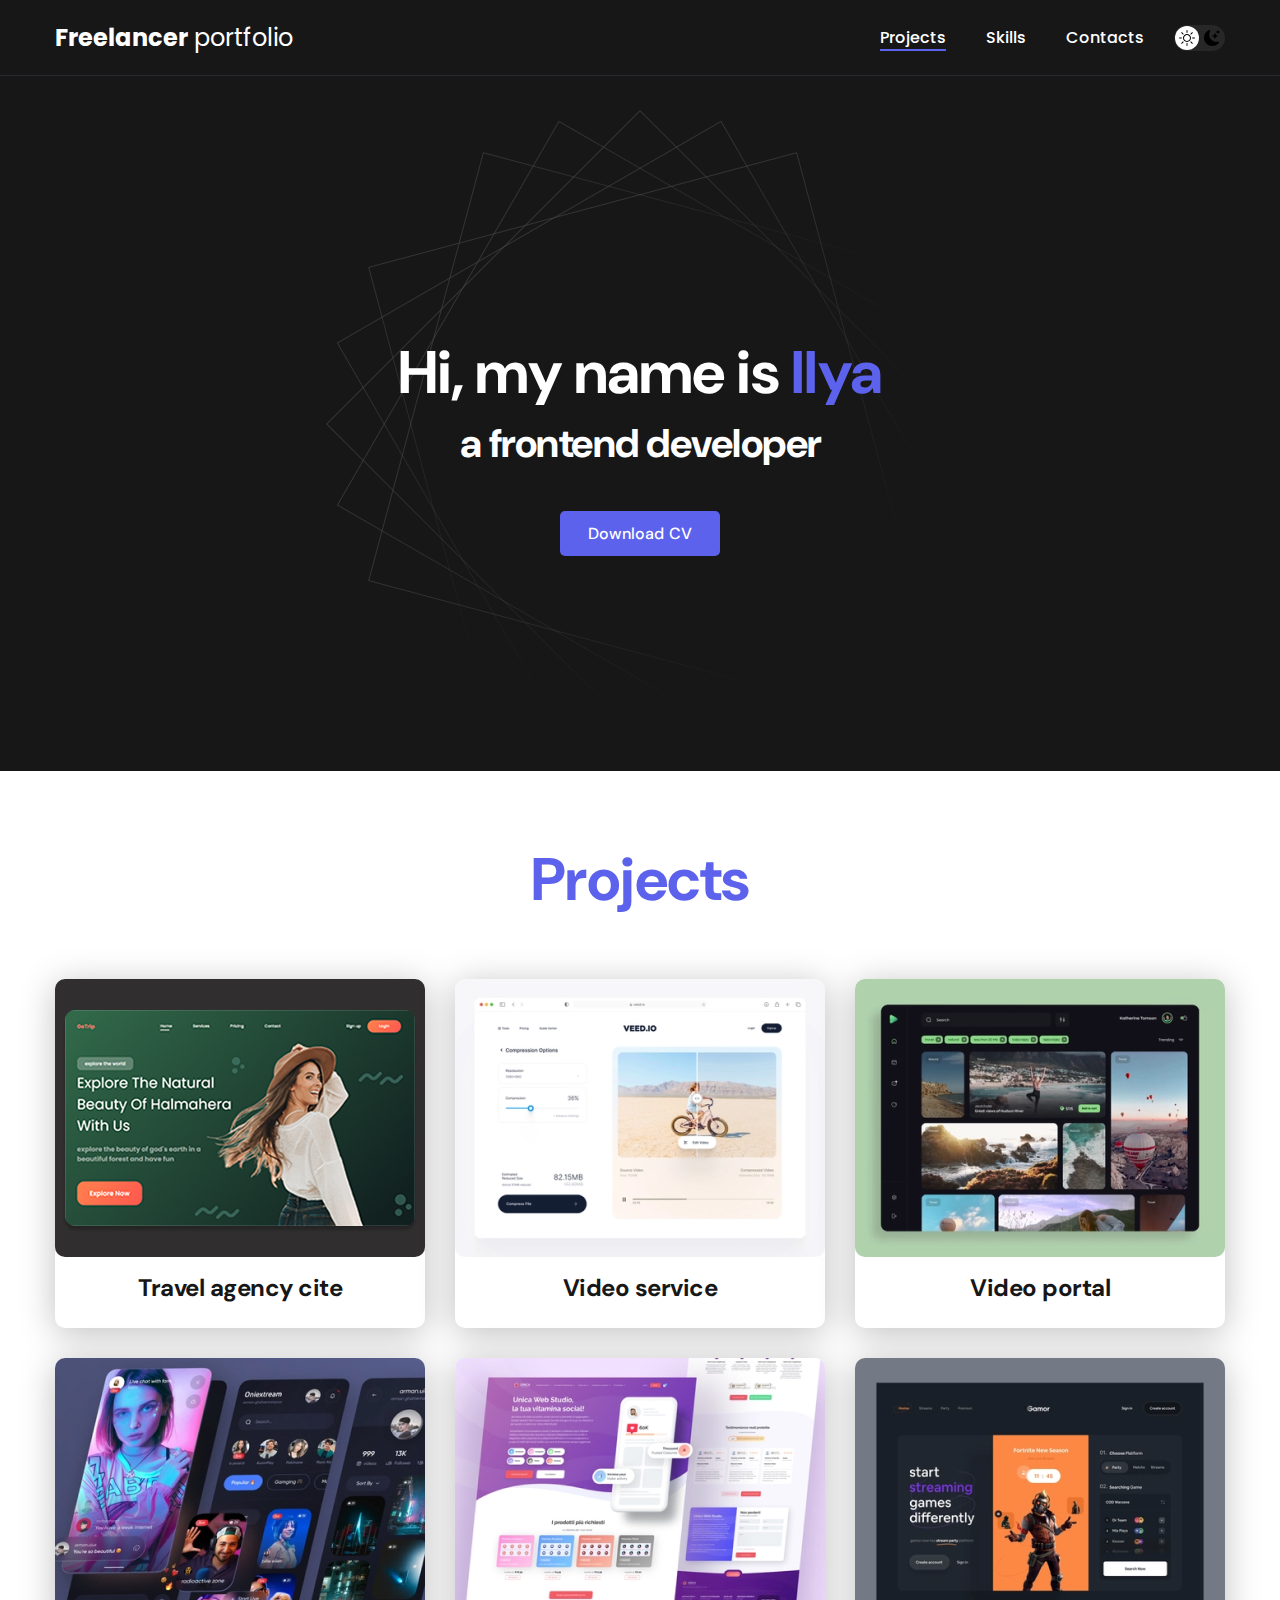
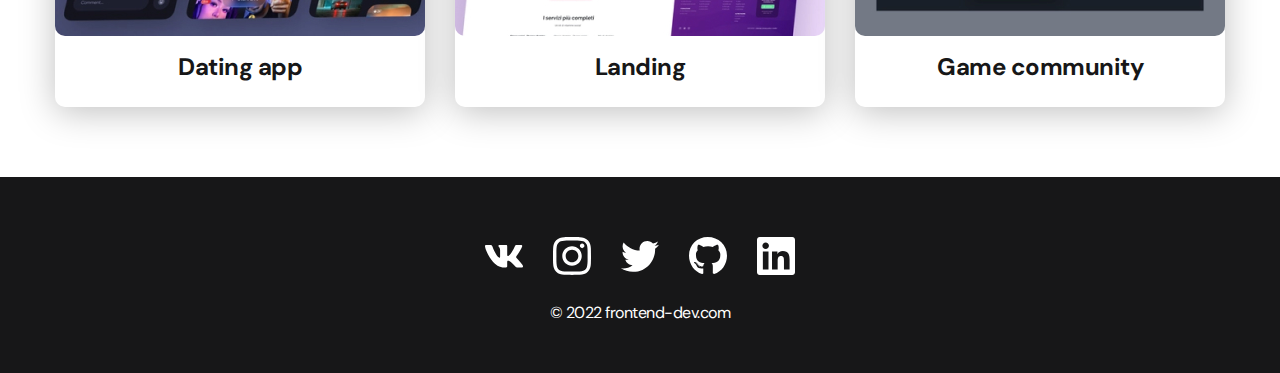
<file: index.html>
<!DOCTYPE html>
<html lang="en">
<head>
    <meta charset="UTF-8">
    <meta http-equiv="X-UA-Compatible" content="IE=edge">
    <meta name="viewport" content="width=device-width, initial-scale=1.0">
    <title>Freelance-portfolio</title>
    <link rel="stylesheet" href="./css/main.css">
</head>
<body>
    <nav class="nav">
        <div class="container"> 
            <div class="nav-row">
                <a href="./index.html" class="logo"><strong>Freelancer</strong> portfolio</a>

                <button class="dark-mode-button">
                    <img src="./img/icons/sun.svg" alt="light mode" class="dark-mode-button__icon">
                    <img src="./img/icons/moon.svg" alt="dark mode" class="dark-mode-button__icon">

                </button>








                <ul class="nav-list">
                    <li class="nav-list__item"><a href = "./index.html" class="nav-list__link nav-list__item--active">Projects</a> </a></li>
                    <li class="nav-list__item"><a href = "./skills.html" class="nav-list__link">Skills</a> </a></li>
                    <li class="nav-list__item"><a href = "./contacts.html" class="nav-list__link">Contacts</a> </a></li>
                </ul>
            </div>
        </div>
    </nav>

    <header class="header">
        <div class="header__wrapper">
            <h1 class="header__title">
                <strong>Hi, my name is <em>Ilya</em></strong><br>
                a frontend developer
            </h1>
            <div class="header__text">
                <p></p>
            </div>
            <a href="#!" class="button">Download CV</a>
        </div>
    </header>
    


    <main class="section ">
        <div class="container">
            <h2 class="title-1">Projects</h2>
            <ul class="projects">

                <li class="project">
                    <a href="./1win/index.html">
                    <img src="./img/projects/01.jpg" alt="project img" class="project__img">
                    <h3 class="project__title">Travel agency cite</h3>
                </a>
                </li>

                <li class="project">
                    <a href="./index copy.html">
                    <img src="./img/projects/02.jpg" alt="project img" class="project__img">
                    <h3 class="project__title">Video service</h3>
                </a>
                </li>

                <li class="project">
                    <a href="./index copy.html">
                    <img src="./img/projects/03.jpg" alt="project img" class="project__img">
                    <h3 class="project__title">Video portal</h3>
                </a>
                </li>

                <li class="project">
                    <a href="./index copy.html">
                    <img src="./img/projects/04.jpg" alt="project img" class="project__img">
                    <h3 class="project__title">Dating app</h3>
                </a>
                </li>

                <li class="project">
                    <a href="./index copy.html">
                    <img src="./img/projects/05.jpg" alt="project img" class="project__img">
                    <h3 class="project__title">Landing</h3>
                </a>
                </li>

                <li class="project">
                    <a href="./index copy.html"> <img src="./img/projects/06.jpg" alt="project img" class="project__img">
                    <h3 class="project__title">Game community</h3>
                </a>
                </li>
                   
            </ul>
        </div>


    </main>

    <footer class="footer">
        <div class="container">
            <div class="footer__wrapper">
            
             <ul class="social">
                
                 <li class="social-item"> <a href="#!"> <img src="./img/icons/vk.svg" alt="link"></a> </li>
                 <li class="social-item"> <a href="#!"> <img src="./img/icons/instagram.svg" alt="link"></a></li>
                 <li class="social-item"><a href="#!"> <img src="./img/icons/twitter.svg" alt="link"></a></li>
                 <li class="social-item"><a href="#!"> <img src="./img//icons/gitHub.svg" alt="link"></a></li>
                 <li class="social-item"><a href="#!"> <img src="./img/icons/linkedIn.svg" alt="link"></a></li>

               </ul>

            <div class="copyright">
                <p>© 2022 frontend-dev.com</p>
            </div>
               
            
        </div>
     </div>
    </footer>
    <script src="./js/main.js"></script>
</body>
</html>
</file>
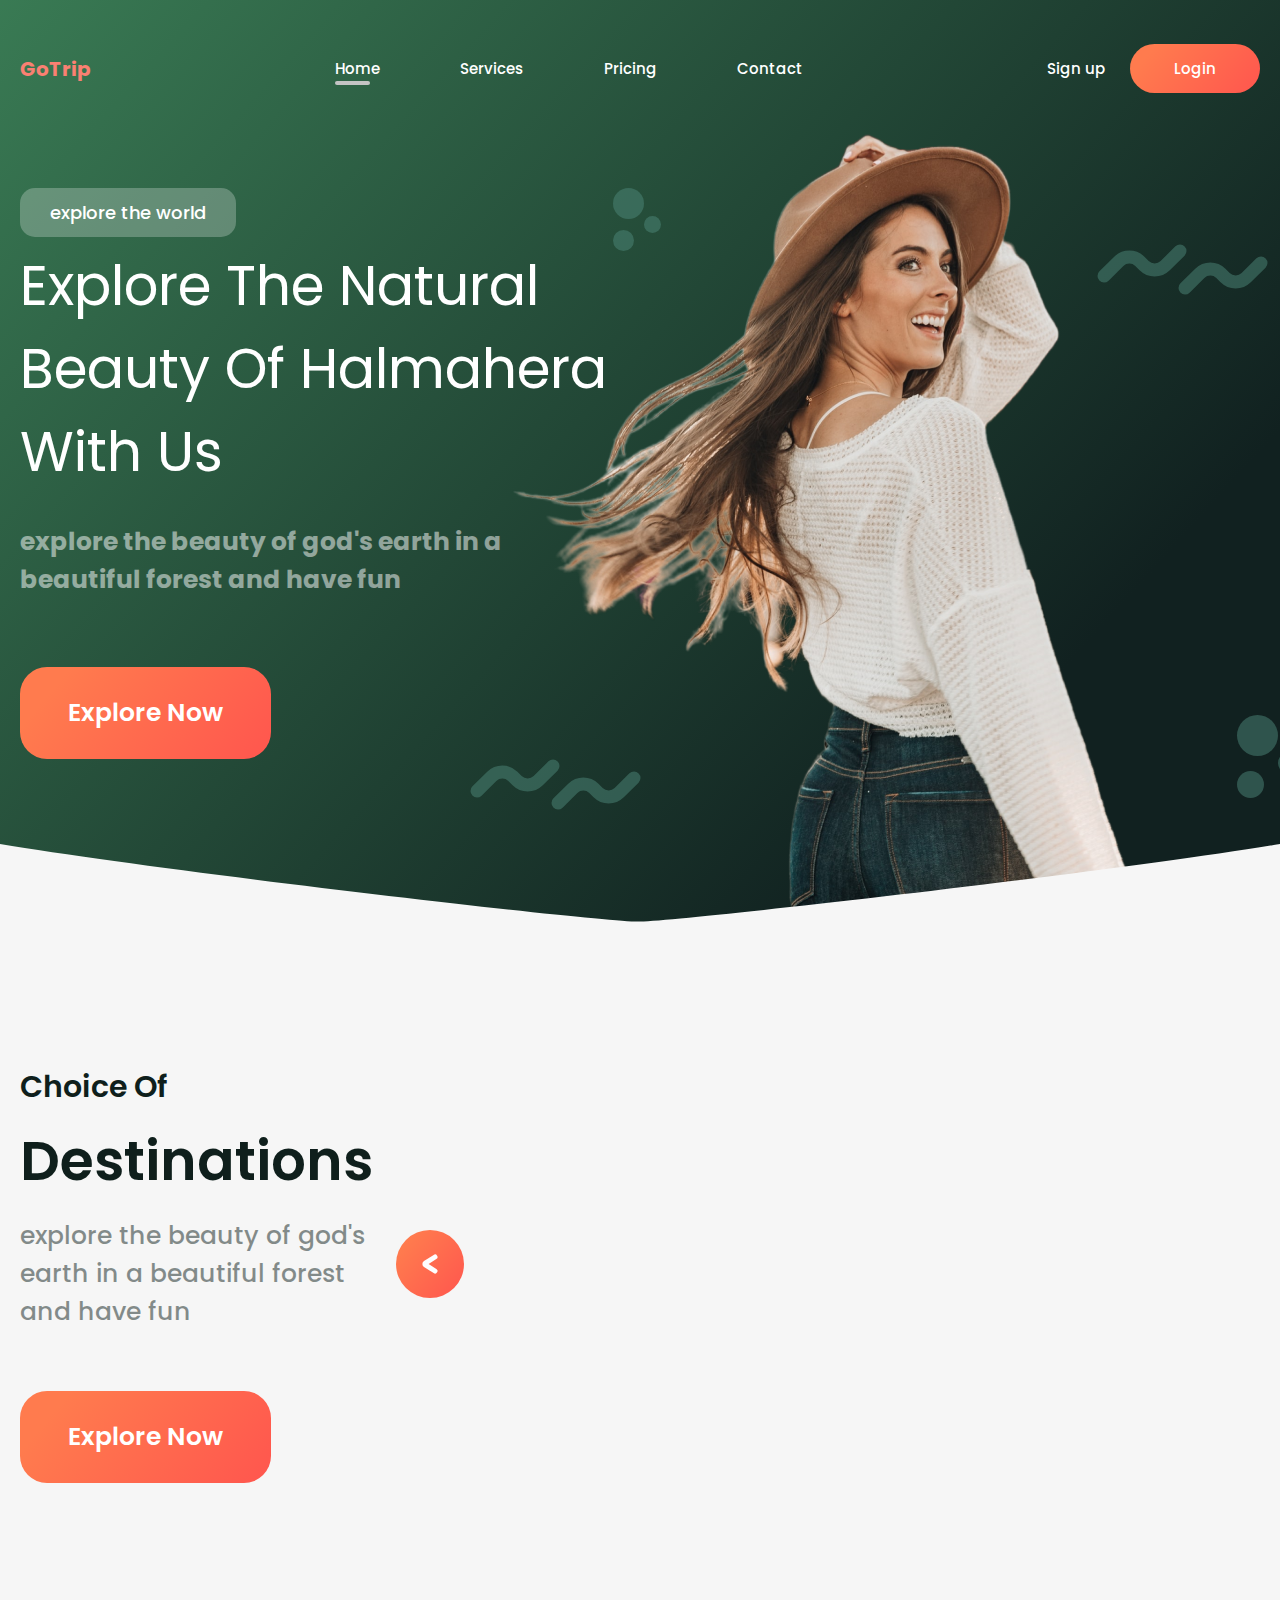
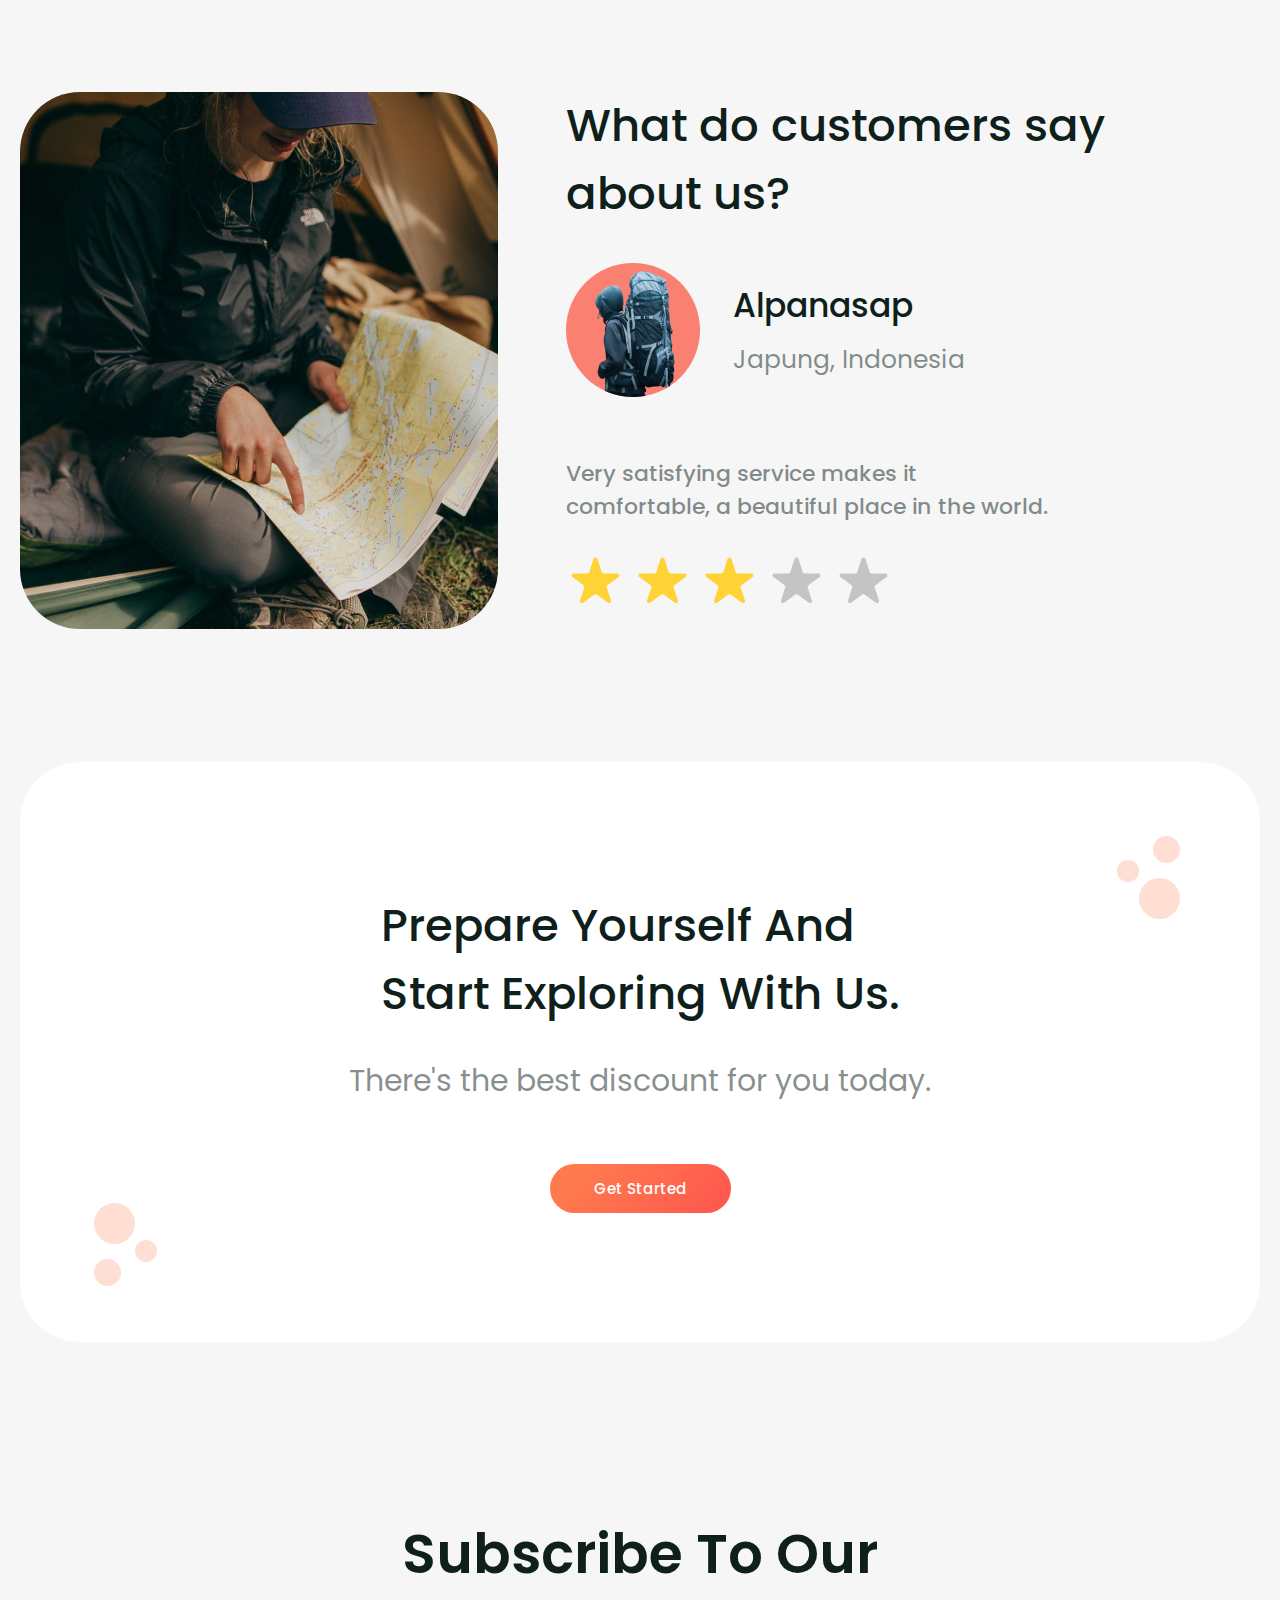
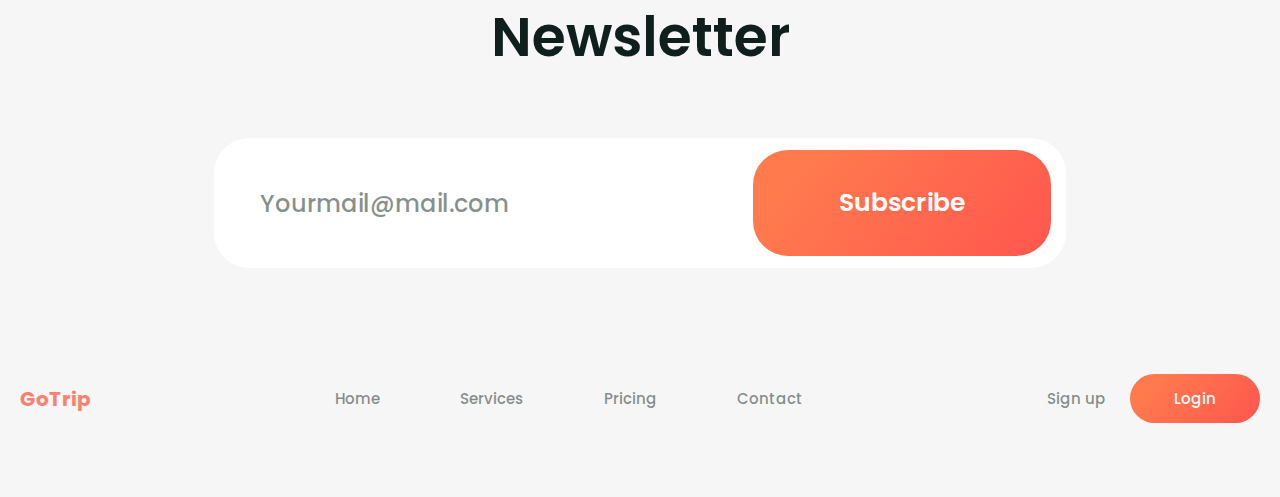
<file: 1win/index.html>
<!DOCTYPE html>
<html lang="en">
  <head>
    <meta charset="UTF-8" />
    <meta http-equiv="X-UA-Compatible" content="IE=edge" />
    <meta name="viewport" content="width=device-width, initial-scale=1.0" />
    <title>Travel project</title>
    <link rel="stylesheet" href="./styles/main.css" />
    <link
      rel="stylesheet"
      href="https://cdnjs.cloudflare.com/ajax/libs/OwlCarousel2/2.3.4/assets/owl.carousel.min.css"
      integrity="sha512-tS3S5qG0BlhnQROyJXvNjeEM4UpMXHrQfTGmbQ1gKmelCxlSEBUaxhRBj/EFTzpbP4RVSrpEikbmdJobCvhE3g=="
      crossorigin="anonymous"
      referrerpolicy="no-referrer"
    />
    <link
      rel="stylesheet"
      href="https://cdnjs.cloudflare.com/ajax/libs/OwlCarousel2/2.3.4/assets/owl.theme.default.css"
      integrity="sha512-OTcub78R3msOCtY3Tc6FzeDJ8N9qvQn1Ph49ou13xgA9VsH9+LRxoFU6EqLhW4+PKRfU+/HReXmSZXHEkpYoOA=="
      crossorigin="anonymous"
      referrerpolicy="no-referrer"
    />
  </head>
  <body>
    <header class="header">
      <div class="container">
        <div class="header__top">
          <nav class="nav nav--mobile">
            <div class="nav__logo">
              <h2 class="logo"><a href="#!">GoTrip</a></h2>
            </div>
            <ul class="nav__list">
              <li><a href="#!" class="active">Home</a></li>
              <li><a href="#!">Services</a></li>
              <li><a href="#!">Pricing</a></li>
              <li><a href="#!">Contact</a></li>
            </ul>

            <ul class="nav__login">
              <li><a href="#!">Sign up</a></li>
              <li><a href="#!" class="btn btn--login">Login</a></li>
            </ul>
            <button type= "button" class="nav__toggle">
              <div class="menu-icon-wrapper">
              <div class="menu-icon"></div>
            </div>
          </button>
          </nav>
        </div>

        <div class="header__row">
          <div class="header__content">
            <div class="header__badge">explore the world</div>
            <h1 class="header__title">
              Explore The Natural Beauty Of Halmahera With Us
            </h1>
            <div class="header__text">
              <p>
                explore the beauty of god's earth in a beautiful forest and have
                fun
              </p>
            </div>
            <a href="#!" class="header__btn btn--header">Explore Now</a>
          </div>

          <div class="header__img">
            <img src="./img/header/girl.png" alt="Img" />
          </div>
        </div>
      </div>
    </header>

    <main>
      <section class="destinations">
        <div class="container-right">
          <div class="destinations__row">
            <div class="destinations__content">
              <h2 class="destinations__title">
                <span>Choice Of</span>
                Destinations
              </h2>
              <div class="destinations__text">
                <p>
                  explore the beauty of god's earth in a beautiful forest and
                  have fun
                </p>
              </div>
              <a href="#!" class="destinations__btn">Explore Now</a>
            </div>
            <div class="destinations__slider">
              <div class="slider">
                <div class="owl-carousel">
                  <img class="slider__item" src="./img/slider/01.jpg" alt="" />
                  <img class="slider__item" src="./img/slider/02.jpg" alt="" />
                  <img class="slider__item" src="./img/slider/03.jpg" alt="" />
                </div>
                <button class="slider__btn slider__btn--prev">
                  <img src="./img/slider/arrowleft.svg" alt="" />
                </button>
                <button class="slider__btn slider__btn--next">
                  <img src="./img/slider/arrowright.svg" alt="" />
                </button>
              </div>
            </div>
          </div>
        </div>
      </section>

      <section class="customers">
        <div class="container">
          <div class="customers__row">
            <div class="customers__img">
              <img src="./img/customers/customers.jpg" alt="Customer" />
            </div>
            <div class="customers__content">
              <h2 class="customers__title">What do customers say <br> about us?</h2>
              <div class="review">
                <div class="review__client">
                  <div class="review__client-avatar">
                    <img src="./img/customers/avatar.png" alt="ava" />
                  </div>
                  <div class="review__client-desc">
                    <h3 class="review__client-desc-name">Alpanasap</h3>
                    <p class="review__client-desc-country">Japung, Indonesia</p>
                  </div>
                </div>
                <div class="review__text">
                  <p>
                    Very satisfying service makes it comfortable, a beautiful
                    place in the world.
                  </p>
                </div>
                <div class="review__rating">
                  <img src="./img/customers/stars-rating.svg" alt="rating" />
                </div>
              </div>
            </div>
          </div>
        </div>
      </section>

      <section class="">
        <div class="container">
          <div class="cta__plate">
            <h2 class="cta__title">
              Prepare Yourself And <br />
              Start Exploring With Us.
            </h2>
            <div class="cta_text">
              <p>There's the best discount for you today.</p>
            </div>
            <a href="#!" class="btn">Get Started</a>
          </div>
        </div>
      </section>

      <section class="subscribe">
        <div class="container">
          <div class="subscribe__content">
            <h2 class="subscribe__title">Subscribe To Our Newsletter</h2>
            <form class="subscribe-form">
              <input
                type="email"
                class="subscribe-form__input"
                placeholder="Yourmail@mail.com"
              />
              <button class="subscribe-form__btn">Subscribe</button>
            </form>
          </div>
        </div>
      </section>
    </main>
    <footer class="footer">
      <div class="container">
        <nav class="nav">
          <div class="nav__logo">
            <h2 class="logo logo--footer"><a href="#!">GoTrip</a></h2>
          </div>
          <ul class="nav__list nav__list--footer">
            <li><a href="#!">Home</a></li>
            <li><a href="#!">Services</a></li>
            <li><a href="#!">Pricing</a></li>
            <li><a href="#!">Contact</a></li>
          </ul>

          <ul class="nav__login">
            <li><a href="#!">Sign up</a></li>
            <li><a href="#!" class="btn">Login</a></li>
          </ul>

          
        </nav>

      </div>
    </footer>

    <script
      src="https://cdnjs.cloudflare.com/ajax/libs/jquery/3.6.1/jquery.min.js"
      integrity="sha512-aVKKRRi/Q/YV+4mjoKBsE4x3H+BkegoM/em46NNlCqNTmUYADjBbeNefNxYV7giUp0VxICtqdrbqU7iVaeZNXA=="
      crossorigin="anonymous"
      referrerpolicy="no-referrer"
    ></script>
    <script
      src="https://cdnjs.cloudflare.com/ajax/libs/OwlCarousel2/2.3.4/owl.carousel.min.js"
      integrity="sha512-bPs7Ae6pVvhOSiIcyUClR7/q2OAsRiovw4vAkX+zJbw3ShAeeqezq50RIIcIURq7Oa20rW2n2q+fyXBNcU9lrw=="
      crossorigin="anonymous"
      referrerpolicy="no-referrer"
    ></script>

    <script src="./js/main.js"></script>
  </body>
</html>
</file>
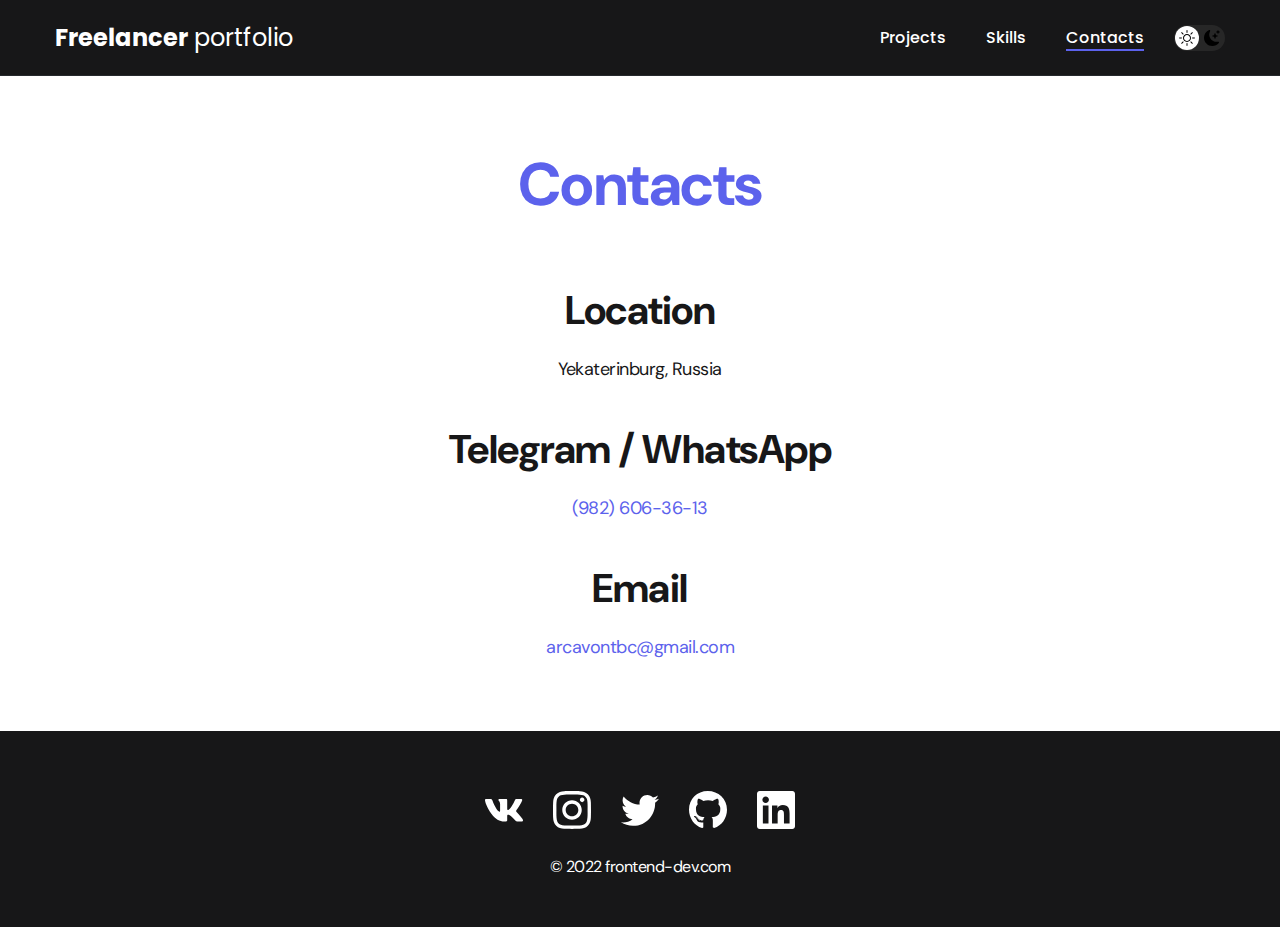
<file: contacts.html>
<!DOCTYPE html>
<html lang="en">
<head>
    <meta charset="UTF-8">
    <meta http-equiv="X-UA-Compatible" content="IE=edge">
    <meta name="viewport" content="width=device-width, initial-scale=1.0">
    <title>Freelance-portfolio</title>
    <link rel="stylesheet" href="./css/main.css">
</head>
<body>
    <nav class="nav">
        <div class="container"> 
            <div class="nav-row">
                <a href="./index.html" class="logo"><strong>Freelancer</strong> portfolio</a>
                <button class="dark-mode-button">
                    <img src="./img/icons/sun.svg" alt="light mode" class="dark-mode-button__icon">
                    <img src="./img/icons/moon.svg" alt="dark mode" class="dark-mode-button__icon">

                </button>
                <ul class="nav-list">
                    <li class="nav-list__item"><a href = "./index.html" class="nav-list__link ">Projects </a> </a></li>
                    <li class="nav-list__item"><a href = "./skills.html" class="nav-list__link ">Skills </a> </a></li>
                    <li class="nav-list__item"><a href = "./contacts.html" class="nav-list__link nav-list__item--active ">Contacts </a> </a></li>
                </ul>
            </div>
        </div>
    </nav>
    


    <main class="section ">
        <div class="container">
                     <h1 class="title-1">Contacts</h1>

                    <ul class="content-list">
                      <li class="content-list__item">
                         <h2 class="title-2">Location </h2>
                         <p>Yekaterinburg, Russia</p>
                     </li>

                    <li class="content-list__item">
                         <h2 class="title-2">Telegram / WhatsApp </h2>
                         <p><a href="tel: +79826063613"> (982) 606-36-13</a></p>
                    </li>
                    <li class="content-list__item">
                        <h2 class="title-2">Email </h2>
                        <p><a href="arcavontbc@gmail.com"> arcavontbc@gmail.com</a></p>
                   </li>
                </ul>
            
</div>


    </main>

    <footer class="footer">
        <div class="container">
            <div class="footer__wrapper">
            
             <ul class="social">
                
                 <li class="social-item"> <a href="./project-page.html"> <img src="./img/icons/vk.svg" alt="link"></a> </li>
                 <li class="social-item"> <a href="./project-page.html"> <img src="./img/icons/instagram.svg" alt="link"></a></li>
                 <li class="social-item"><a href="./project-page.html"> <img src="./img/icons/twitter.svg" alt="link"></a></li>
                 <li class="social-item"><a href="#!"> <img src="./img//icons/gitHub.svg" alt="link"></a></li>
                 <li class="social-item"><a href="#!"> <img src="./img/icons/linkedIn.svg" alt="link"></a></li>

               </ul>

            <div class="copyright">
                <p>© 2022 frontend-dev.com</p>
            </div>
               
            
        </div>
     </div>
    </footer>
    <script src="./js/main.js"></script>
</body>
</html>
</file>
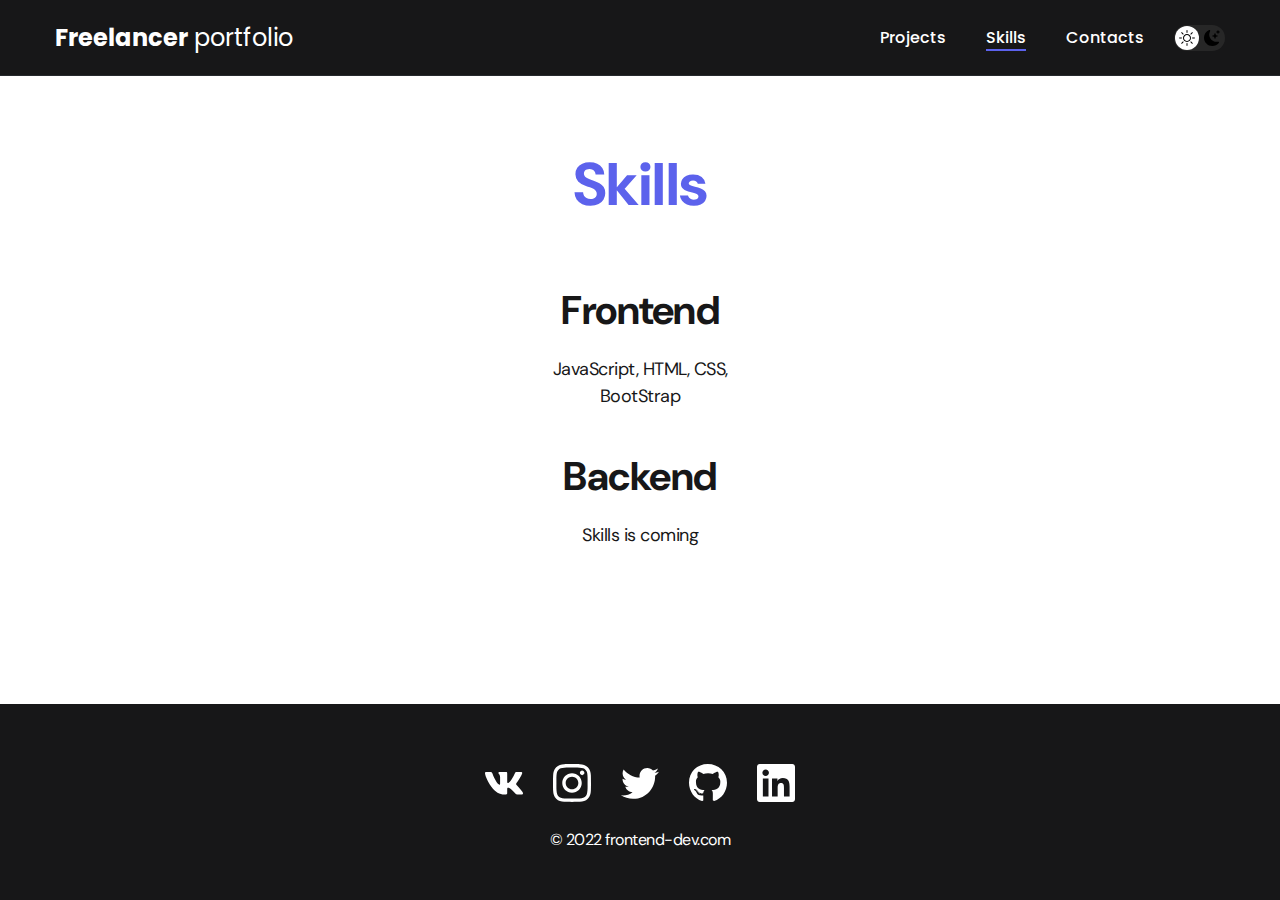
<file: skills.html>
<!DOCTYPE html>
<html lang="en">
<head>
    <meta charset="UTF-8">
    <meta http-equiv="X-UA-Compatible" content="IE=edge">
    <meta name="viewport" content="width=device-width, initial-scale=1.0">
    <title>Freelance-portfolio</title>
    <link rel="stylesheet" href="./css/main.css">
</head>
<body>
    
    <nav class="nav">
        <div class="container"> 
            <div class="nav-row">
                <a href="./index.html" class="logo"><strong>Freelancer</strong> portfolio</a>
                <button class="dark-mode-button">
                    <img src="./img/icons/sun.svg" alt="light mode" class="dark-mode-button__icon">
                    <img src="./img/icons/moon.svg" alt="dark mode" class="dark-mode-button__icon">

                </button>
                <ul class="nav-list">
                    <li class="nav-list__item"><a href = "./index.html" class="nav-list__link ">Projects </a> </a></li>
                    <li class="nav-list__item"><a href = "./skills.html" class="nav-list__link nav-list__item--active">Skills </a> </a></li>
                    <li class="nav-list__item"><a href = "./contacts.html" class="nav-list__link">Contacts </a> </a></li>
                </ul>
            </div>
        </div>
    </nav>
    


    <main class="section ">
        <div class="container">
                     <h1 class="title-1">Skills</h1>

                    <ul class="content-list">
                      <li class="content-list__item">
                         <h2 class="title-2">Frontend </h2>
                         <p>JavaScript, HTML, CSS, <br> BootStrap</p>
                     </li>

                    <li class="content-list__item">
                         <h2 class="title-2">Backend </h2>
                         <p>Skills is coming</p>
                    </li>
                </ul>

                

         

          
</div>


    </main>

    <footer class="footer">
        <div class="container">
            <div class="footer__wrapper">
            
             <ul class="social">
                
                 <li class="social-item"> <a href="./project-page.html"> <img src="./img/icons/vk.svg" alt="link"></a> </li>
                 <li class="social-item"> <a href="./project-page.html"> <img src="./img/icons/instagram.svg" alt="link"></a></li>
                 <li class="social-item"><a href="./project-page.html"> <img src="./img/icons/twitter.svg" alt="link"></a></li>
                 <li class="social-item"><a href="#!"> <img src="./img//icons/gitHub.svg" alt="link"></a></li>
                 <li class="social-item"><a href="#!"> <img src="./img/icons/linkedIn.svg" alt="link"></a></li>

               </ul>

            <div class="copyright">
                <p>© 2022 frontend-dev.com</p>
            </div>
               
            
        </div>
     </div>
    </footer>
    <script src="./js/main.js"></script>
</body>
</html>
</file>
<file: css/main.css>
@import "./reset.css";
@import url('https://fonts.googleapis.com/css2?family=DM+Sans:wght@400;500;700&family=Poppins:wght@400;500;700&display=swap');

/*
font-family: 'DM Sans', sans-serif;
font-family: 'Poppins', sans-serif;
*/

:root {
    --blackpure: #000;
    --black: #171718;
    --black-border: #26292D;
    --white: #fff;
    --purple: #5C62EC;

    --text-color: var(--black);

    --dark-bg: var(--black);
    --dark-border: var(--black-border);
    --header-text: var(--white);
    --accent: var(--purple);

    /* Light mode */
    --page-bg: var(--white);
    --text-color: var(--black);

    --title-1: var(--accent);

    --project-card-bg: var(--white);
    --project-card-text: var(--black);
    --box-shadow: 0px 5px 35px rgba(0, 0, 0, 0.25);
}

.dark {
     /* Dark mode */
    --page-bg: #252526;
    --text-color: var(--white);

    --title-1: var(--white);

    --project-card-bg: var(--black);
    --project-card-text: var(--white);
    --box-shadow: 0px 5px 35px rgba(0, 0, 0, 0.8);
}

html, body {
    display: flex;
    flex-direction: column;
    min-height: 100vh;

    font-family: 'DM Sans', sans-serif;
    letter-spacing: -0.5px;

    /* Light mode */
    background-color: var(--page-bg);
    color: var(--text-color);
    
}




/* NAV */

.nav {
padding: 20px 0;
border-bottom: 1px solid var(--dark-border);    
background-color: var(--dark-bg);
color: var(--header-text) ; 
letter-spacing:  normal;
}

.container{
    margin: 0 auto;
    padding: 0 15px;
    max-width: 1200px;
}
.none{
    display: none !important;
}


.nav-row{
    display: flex;
    justify-content: flex-end;
    align-items: center;
    column-gap: 30px;
    row-gap: 20px;
    flex-wrap: wrap;
}

.logo{
    margin-right: auto;
    color: var(--header-text);
    font-size: 24px;
    font-family: 'Poppins', sans-serif;
}
.logo strong{
    font-weight: 700;
}
.nav-list{
    display: flex;
    align-items: center;
    column-gap: 40px;
    row-gap: 10px;
    font-size: 16px;
    font-weight: 500;
    font-family: 'Poppins', sans-serif;
}

.nav-list__link{
    color: var(--header-text);
    transition: opacity 0.2s ease-in;
}
.nav-list__link:hover{
   opacity: 0.8;
    
}

.nav-list__item--active{
    position: relative;
}

.nav-list__item--active::before{
    content: "";

    position: absolute;
    left: 0;
    top: 100%;
    
    display: block;
    height: 2px;
    width: 100%;
    background-color: var(--accent);

}
/** dark mode btn **/
.dark-mode-button {
    order: 9;
    position: relative;
    display: flex;
    justify-content: space-between;
    width: 51px;
    height: 26px;
    background-color: #272727;
    border-radius: 50px;
    padding: 5px;
}
.dark-mode-button::before {
    position: absolute;
    top: 1px;
    left: 1px;
    content:"";
    display: block;
    width: 24px;
    height: 24px;
    border-radius: 50%;
    background-color: white;

    transition: left 0.2s ease-in;
}
.dark-mode-button--active::before{
    left: 26px;
}
.dark-mode-button__icon {
    position: relative;
    z-index: 9;
}

/* header */


.header {
    min-height: 695px;
    padding: 40px 0 0 ;

    background-color: var(--dark-bg);
    color: var(--header-text);
    background-image: url('/img/header-bg.png');
    background-repeat: no-repeat;
    background-size: auto;
    background-position: center;
    

    display: flex;
    justify-content: center;
    align-items: center;
    text-align: center;
}

  
.header__wrapper{
    max-width: 660px;
    padding: 0 15px;

}

.header__title{
    font-size: 40px;
    font-weight: 700;
    line-height: 1.4;
    margin-bottom: 20px;
}
.header__title strong {
    font-size: 60px;
    font-weight: 700;
}
.header__title em{
    font-style: normal;
    color: var(--accent) ;
}

.header__text{
    margin-bottom: 40px;
    font-size: 18px;
    line-height: 1.333;
		}    

.header__text p + p {
margin-top: 0.5em;
}

/**************************************  BUTTON ************************************/
.button {
    display: inline-block;
    height: 48;
    padding: 12px 28px;

    border-radius: 5px;
    background-color: var(--accent);
    color: var(--white);
    letter-spacing: 0.15px;
    font-size: 16px;
    font-weight: 500;
    transition: opacity 0.2s ease-in;

}

.button:hover{
    opacity: 0.8;
}

.button:active{
    position: relative;
    top: 1px;
}
.button-outline{
    height: 48px;
    padding: 12px 20px;
    border-radius: 5px;
    transition: opacity 0.2s ease-in;

    border: 1px solid black;
    background-color: var(--white);
    color: var(--black);

    display: flex;
    column-gap: 10px;
    align-items: center;

    font-family: 'DM Sans';
    font-style: normal;

    

}

.button-outline:hover{
    opacity: 0.5;

}
.button-outline:active{
    position: relative;
    top: 1px;

}



/******************************************************************** GENERAL ******************************************/

.title-1 {
    margin-bottom: 60px;
    font-size: 60px;
    font-weight: 700;
    line-height: 1.3;
    color: var(--title-1);
    text-align: center;


}
.section {
    padding: 70px 0;
}




/******************************************************************************* projects block *********************************************/



.projects {
    display: flex;
    justify-content: center;
    flex-wrap: wrap;
    column-gap: 30px;
    row-gap: 30px;
}
.project {
    max-width: 370px;
    background-color: var(--project-card-bg);
    box-shadow: var(--box-shadow);
    border-radius: 10px;



}
.project__img {
    width: 370px;
    height: 278px;
    border-radius: 10px;
}
.project__title {
    padding: 15px 20px 25px;
    font-weight: 700;
    font-size: 24px;
    line-height: 1.3;
    text-align: center;
    color: var(--project-card-text);

}

/* 8******************** project details **************/
.project-details {
    max-width: 865px;
    margin: 0 auto;

    display: flex;
    flex-direction: column;
    align-items: center;


}
.title-1 {
}

.project-details__cover {
    max-width: 100%;
    margin-bottom: 40px;
    filter: drop-shadow(0px 5px 35px rgba(0, 0, 0, 0.25));
    border-radius: 10px;

    text-align: center;

}
.project-details__desc {
    margin-bottom: 30px;

    font-weight: 700;
    font-size: 24px;
    line-height: 1.3;
}

/** content list skills **/
.title-2 {
    font-size: 40px;
    line-height: 1.3;
    margin-bottom: 20px;
    font-weight: 700;
}

.content-list {
    margin: 0 auto;
    min-width: 570px;
    display: flex;
    flex-direction: column;
    align-items: center;
    text-align: center;
    row-gap: 40px;

}
.content-list__item {
    font-size: 18px;
    line-height: 1.5;
}
.content-list__item p + p{
    margin-top: 0.5em;
}
.content-list a{
    color: var(--accent);
}


/******************* footer ****************/

.footer {
    margin-top: auto;
    padding: 60px 0 50px;
    background-color: var(--dark-bg);
    color: var(--header-text);

}
.footer__wrapper{
    display: flex;
    flex-direction: column;
    align-items: center;
    row-gap: 27px;
}
.social {
    display: flex;
    column-gap: 30px;
    align-items: center;
}
.social-item {
}
.copyright{
    font-size: 16px;
}
.copyright p + p {
    margin-top: 0.5em;
}

@media (max-width: 620px) {

    .header {min-height: unset;
    }
    .header__title{ 
        font-size: 30px;
    }
    .header__title strong {
        font-size: 40px;
    }
    /*** nav **/

.nav-row {
    justify-content: space-between;
}
.dark-mode-button{
    order: 0;
}




.section{
        padding: 40px 0;
    }
.title-1{
        margin-bottom: 30px;
        font-size: 40px;
  }
  .title-2{
    margin-bottom: 30px;
    font-size: 30px;
  }
  .project__title{
    font-size: 22px;
  }
  .content-list{
    row-gap: 20px;
  }
  .content-list__item{
    font-size: 16px;
  }
  .project-details__desc{
    font-size: 20px;
    margin-bottom: 20px;
  }
  .footer{
    padding: 40px 0 30px;
  }
  .footer__wrapper{
    row-gap: 20px;
  }
  .social{
    column-gap: 20px;
  }
  .social-item{
    width: 28px;
  }
  .button{
    margin-bottom: 50px;
  }    
}
</file>
<file: 1win/styles/main.css>
@import "./reset.css";
@import url("https://fonts.googleapis.com/css2?family=Poppins:wght@400;500;600;700&display=swap");

:root {
  --container-width: 1270px; /*ЗАДАЛИ ШИРИНУ КОНТЕНТА, ОНА РАВНА ШИРИНЕ ШАПКИ*/
  --container-paddind: 15px;
  --secondary: rgba(15, 31, 28, 0.5);
}
a{
  color: white;
}

body {
  font-family: "Poppins", sans-serif;
  background-color: #f6f6f6;
  color: #0f1f1c;
}
.none {
  display: none !important;
}
.container {
  max-width: var(--container-width);
  padding: 0 var(--container-paddind);
  margin: 0 auto; /*ИСПОЛЬЗУЕТСЯ ДЛЯ ТОГО, ЧТОБЫ КОНТЕЙНЕР РАСПОЛАГАЛСЯ ПО СЕРЕДИНЕ */
  
}
.block {
  height: 200px;
  width: 1270;
  background-color: green;
}

.container-right {
  padding-left: calc(
    (100% - var(--container-width)) / 2 + var(--container-paddind)
  ); /* ИСПОЛЬЗУЕТСЯ ДЛЯ ТОГО ЧТОБЫ ЗАДАТЬ ПАДДИНГ С ОДНОЙ СТОРОНЫ */
}
/* HEADER */
.header {
  position: relative;
  min-height: 940px; /*РАВНА ВЫСОТЕ БЛОКА ИЗ МАКЕТА*/
  padding-top: 44px;
  background: linear-gradient(132.05deg, #428e5f -17.38%, #112120 78.4%),
    #204434;
  color: #fff;
  /* СКРЫЛ ВЫПАДЕНИЕ КАРТИНКИ ДЕВУЩКИ ЗА КРАЙ ХЭДЭРА */
  overflow: hidden;
}
.header a {
  color: #fff;
}
.header::after {
  content: "";
  position: absolute;
  left: 0;
  bottom: 0;
  width: 100%;
  height: 96px;

  background-image: url(./../img/endhead.svg);
  background-size: 100%;
}
.header__top {
  margin-bottom: 95px;
}
.header__row {
  display: flex;
}
.header__content {
  position: relative;
  
  max-width: 592px;
}
.header__img {
  flex-grow: 1;
  position: relative;
}
.header__img img {
  position: absolute;
  top: -181px;
  right: -87px;

  max-width: unset;
  width: 894px;
  height: 940px;

  pointer-events: none;
}
.header__img::after{
  content: "";

  position: absolute;
  top: 0px;
  right: -40px;

  width: 830px;
  height: 622px;
  
  background-image: url(./../img/header/header-elements.svg);

  pointer-events: none;
}

/* NAVIGATION */
.nav {
  display: flex;
  justify-content: space-between;
  align-items: center;
  column-gap: 80px;
}
.nav__list {
  display: flex;
  column-gap: 80px;
  /* СВОЙСТВО УСТАНАВЛИВАЕТ РАССТОЯНИЕ МЕЖДУ КНОПКАМИ НАВИГАЦИИ */
  font-size: 15px;
  font-weight: 500;
  z-index: 3;
}

.nav__list a {
  position: relative;
}

.nav__list a.active::after,
.nav__list a:hover::after {
  content: "";

  position: absolute;
  left: 0;
  bottom: -6px;
  right: 10px;

  display: block;
  /* width: 35px; */
  height: 4px;
  background-color: #c4c4c4;
  border-radius: 50px;
}
.nav__list.nav__list--footer a.active::after,
.nav__list.nav__list--footer a.hover::after{
  display: none;
}
.nav__list.nav__list--footer a.active,
.nav__list.nav__list--footer a.hover{
color: gold;
}
.nav__login {
  display: flex;
  align-items: center;
  column-gap: 25px;

  font-size: 15px;
  font-weight: 500;

}
.nav__toggle{
  display: none;
}

/* LOGO */
.logo {
  font-size: 20px;
  font-weight: 700;
  color: #fff;
}
.logo {
  font-size: 20px;
  font-weight: 700;
  color: salmon;
}
.logo a {
  /* ЭТОТ ПАРАМЕТР УКАЗЫВАЕТ, ЧТО ССЫЛКА НАСЛЕДУЕТ СВОЙСТВО УКАЗАННОЕ У РОДИТЕЛЯ */
  color: inherit !important;
}
.btn {
  /* КАРТИНКА ПЕРЕКРЫЛА КНОПКУ И ОНА СТАЛА НЕАКТИВНОЙ-РЕШИЛ ТАК */
  position: relative;
 

  /* ========================================================== */
  display: inline-block;
  padding: 13px 44px;

  font-size: 15px;
  font-weight: 500;

  background: linear-gradient(129.54deg, #ff7b4e 15.57%, #ff584e 95.03%),
    #ffffff;
  border-radius: 100px;
}
.btn:hover {
  color: gold;
  transition: color 0.2s ease-in;
}
.btn:active {
  position: relative;
  top: 1px;
}
/* HEADER CONTENT */

.header__badge {
  margin-bottom: 7px;
  display: inline-block;
  padding: 11px 30px;
  font-size: 18px;
  font-weight: 500;

  background: rgba(255, 255, 255, 0.25);
  border-radius: 15px;
}
.header__title {
  margin-bottom: 30px;
  font-size: 55px;
}
.header__text {
  margin-bottom: 68px;
  font-size: 25px;
  font-weight: 700;
  color: rgba(255, 255, 255, 0.5);
}
.header__btn {
  display: inline-block;
  padding: 27px 48px;

  background: linear-gradient(129.54deg, #ff7b4e 15.57%, #ff584e 95.03%);
  border-radius: 27px;

  font-size: 25px;
  font-weight: 600;
}
.header__btn:hover {
  color: gold;
  transition: color 0.2s ease-in;
}
.header__btn:active {
  position: relative;
  top: 1px;
}
/* DESTINATIONS */
.destinations {
  padding: 96px 0 100px;
  /* СКРЫВАЕМ ГОРИЗОНТАЛЬНЫЙ СКРОЛЛ */
  overflow-x: hidden;
}

.destinations__row {
  display: flex;
  column-gap: 50px;
}
.destinations__content {
  max-width: 456px;
}

.destinations__slider {
    width: 1110px;
    flex-shrink: 0;
}



.destinations__title {
    margin-bottom: 15px;
    font-size: 55px;
    font-weight: 600;
}
.destinations__title span {
    font-size: 30px;
}
.destinations__text {
    margin-bottom: 60px;
    font-size: 25px;
    font-weight: 500;
    color: var(--secondary);
}
.destinations__btn {
    display: inline-block;
    padding: 27px 48px;
  
    background: linear-gradient(129.54deg, #ff7b4e 15.57%, #ff584e 95.03%);
    border-radius: 27px;
  
    font-size: 25px;
    font-weight: 600;
  }
  .destinations__btn:hover {
    color: gold;
    transition: color 0.2s ease-in;
  }
  .destinations__btn:active {
    position: relative;
    top: 1px;
  }




/* slider */

.slider{
    position: relative;
    height: 456px;

}


.slider__item {
    margin-top: 27px;
    width: 335px;
    height: 402px;
    object-fit: cover;
    border-radius: 35px;
    border: none;


    transition: 0.2s ease-in ;
}
.slider .center .slider__item
{
    margin-top: 0;
    width: 380px;
    height: 456px;
}
.slider__btn{
    position: absolute;
    top: 50%;
    transform: translateY(-50%);
    z-index: 2; 
    

    display: block;
    width: 68px;
    height: 68px;
    border-radius: 50%;

    display: flex;
    align-items: center;
    padding-left: 26px;

    background: linear-gradient(129.54deg, #FF7B4E 15.57%, #FF584E 95.03%), #8B8B8B;
}
.slider__btn--prev{
    left: -27px;
    padding-right: 26px;
    justify-content: flex-end;
}
.slider__btn--next{
    right: -27px;
    padding-right: 26px;
    justify-content: flex-end;
}

/* CUSTOMERS */
.customers {
    padding: 100px 0 133px;
}
.customers__row {
    display: flex;
    column-gap: 68px;
}
.customers__img {
    max-width: 478px;
}
.customers__img img{
    border-radius: 60px;

}

.customers__title {
    margin-bottom: 35px;
    font-size: 45px;
    font-weight: 500;
}



/* review */
.review {
    max-width: 490px;
}
.review__client {
    overflow: hidden;
    display: flex;
    align-items: center;
    column-gap: 33px;
    margin-bottom: 60px;
}
.review__client-avatar {
    width: 134px;
    height: 134px;
    border-radius: 50%;
    background-color: salmon;
}

.review__client-desc-name {
    margin-bottom: 10px;
    font-size: 33px;
    font-weight: 500;
}
.review__client-desc-country {
    font-size: 25px;
    color: var(--secondary);
}
.review__text {
    margin-bottom: 30px;
    color: var(--secondary);
    font-size: 22px;
    font-weight: 500;
}

/* CTA */
.cta {
  padding: 100px 0;
}

.cta__plate {
  position: relative;
  display: flex;
  flex-direction: column;
  align-items: center;
  justify-content: center;
  
  min-height: 580px;
  padding: 40px 15px;
  
  background-color: #fff;
  border-radius: 60px;
}
.cta__plate::before,
.cta__plate::after
{ 
  position: absolute;
  width: 63px;
  height: 83px;

  content: "";
}
.cta__plate::before{
  left: 74px;
  bottom: 56px;
  background-image: url("./../img/cta/cta-el-01.svg");
}
.cta__plate::after{
  top: 74px;
  right: 80px;
background-image: url("./../img/cta/cta-el-02.svg");
}





.cta__title {
  font-size: 45px;
  font-weight: 500;
  margin-bottom: 30px;
}
.cta_text {
  margin-bottom: 60px;
  font-size: 30px;
  color: var(--secondary);
}

/* SUBSCRIBE */
.subscribe {
  padding: 35px 0  50px;
}
.subscribe__content {
  display: flex;
  align-items: center;
  flex-direction: column;
  text-align: center;
}
.subscribe__title {
  margin-top: 135px;
  margin-bottom: 60px;
  max-width: 494px;
  font-size: 55px;
  font-weight: 600;
}
/* FORM */
.subscribe-form {
  padding: 12px 15px 12px 46px;
  border-radius: 35px;
  background-color: #fff;


  display: flex;
  column-gap: 20px;
}
.subscribe-form__input {
  font-size: 24px;
  font-weight: 500;
  color: var(--secondary);
}
.subscribe-form__input::placeholder{
  color: var(--secondary);
}
.subscribe-form__btn {
  display: inline-block;
  padding: 34px 86px;

  font-size: 25px;
  font-weight: 600;
  color: #fff;

  background: linear-gradient(129.54deg, #ff7b4e 15.57%, #ff584e 95.03%),
    #ffffff;
  border-radius: 35px;

}
.subscribe-form__btn:hover {
  color: gold;
  transition: color 0.2s ease-in;
}
.subscribe-form__btn:active{
  position: relative;
  top: 1px;
  transition: 0.2s ease-in;
}

/* footer */
.footer{
padding: 56px 0 74px;
}
.footer a{
  color: var(--secondary);
}
a.btn{
  color: white;
}
/* burger */

/* body{
  background-color: #0288d1;
  margin: 0;
  display: flex;
  justify-content: center;
  align-items: center;
  height: 100vh;
} */
.menu-icon-wrapper{
  width: 30px;
  height: 30px;
  display: flex;
  justify-content: center;
  align-items: center;
}

.menu-icon{
  position: relative;
  width: 30px;
  height: 5px;
  background-color: #fff;
  border-radius:10px;
}
.menu-icon::before{
  position: absolute;
  left: 0;
  top: -10px;
  content: "";
  width: 30px;
  height: 5px;

  background-color: #fff;
transition: transform 0.2s ease-in, top 0.2s linear 0.2s;
border-radius:10px;
}
.menu-icon::after{
  position: absolute;
  left: 0;
  top: 10px;
  content: "";
  width: 30px;
  height: 5px;
  background-color: #fff;
  transition: transform 0.2s ease-in, top 0.2s linear 0.2s;
  border-radius:10px;
}
.menu-icon.menu-icon-active{
  background-color: transparent;
} 
.menu-icon.menu-icon-active::before{
  transform: rotate(45deg);
  top: 0;
  
}
.menu-icon.menu-icon-active::after{

  transform: rotate(-45deg);
  top: 0;
  transition: top 0.2s linear, transform 0.2s ease-in 0.2s;
}





















/* media */
@media (max-width: 1269px){
  .container-right{
    padding-left: 15px;
  }
}

@media (max-width: 1200px){
  .destinations__slider{
    width: 900px;}
  
}
@media(max-width: 1000px){
  .nav__list {
    display: none;
  }

  .nav__login {
    display: none;
  }

  .nav__toggle {
    display: block;
  }

.nav--mobile{
  position: fixed;
  left: 0;
  top: 0;
  width: 100%;
  height: 100%;
  z-index: 99;

  flex-direction: column;
  align-items: center;
  padding-top: 40px;
  padding-bottom: 40px;


  background: linear-gradient(132.05deg, #428e5f -17.38%, #112120 78.4%), #204434;
}

  .nav--mobile .nav__list{
    display: flex;
    flex-direction: column;
    align-items: center;

    row-gap: 40px;
    font-size: 22px;
  }


  /* В ТУТОРЕ ИСПОЛЬЗОВАЛСЯ СЕЛЕКТОР НАВ-МОБАЙЛ, ТУТ РАБОТАЕТ БЕЗ НЕГО PS БЫЛО ИСПРАВЛЕНО КОПИРОВАНИЕМ СЕЛЕКТЬОРА ИЗ ХТМЛ КОДА */
  .nav--mobile .nav__list a.active::after,
  .nav--mobile .nav__list a:hover::after
  {
    display: none;
  }

  .nav--mobile .nav__login{
    display: flex;
    flex-direction: column;
    align-items: center;

    row-gap: 40px;
    font-size: 22px;
  }
  .nav--mobile .logo{
    font-size: 34px;
  }

  .nav--mobile .nav__toggle{
    position: fixed;
    top: 50px;
    right: 50px;
  }

  .header__img img{
    right: -256px;
  }
  .header__img::after{
    right: -300px;
  }
}
@media (max-width: 850px){
  .header{
    padding-top: 20px;
    min-height: unset;
  }
  .header__row{
    flex-direction: column;
  }
  .header__img img{
    position: static;
    width: 70%;
    height: auto;
  }

  .header__img::after{
    top: 100px;
    right: 0;

  }

  .header_title{
    margin-bottom: 20px;
    font-size: 35px;
  }
  .header__text{
    max-width: 400px;
    margin-bottom: 40px;
    font-size: 20px;
  }
  .header__badge{
    margin-bottom: 5px;
    padding:  8px 20px;
    font-size: 16px;
    border-radius: 10px;
  }
  .btn--header{
    padding: 20px 30px;
    font-size: 20px;
    border-radius: 18px;
  }
}
@media (max-width: 460px){
  .nav--mobile .nav__toggle{
    top: 20px;
    right: 20px;
  }

  .nav--mobile .nav__list,
  .nav--mobile .nav__login{
    row-gap: 20px;
  }


}
</file>
